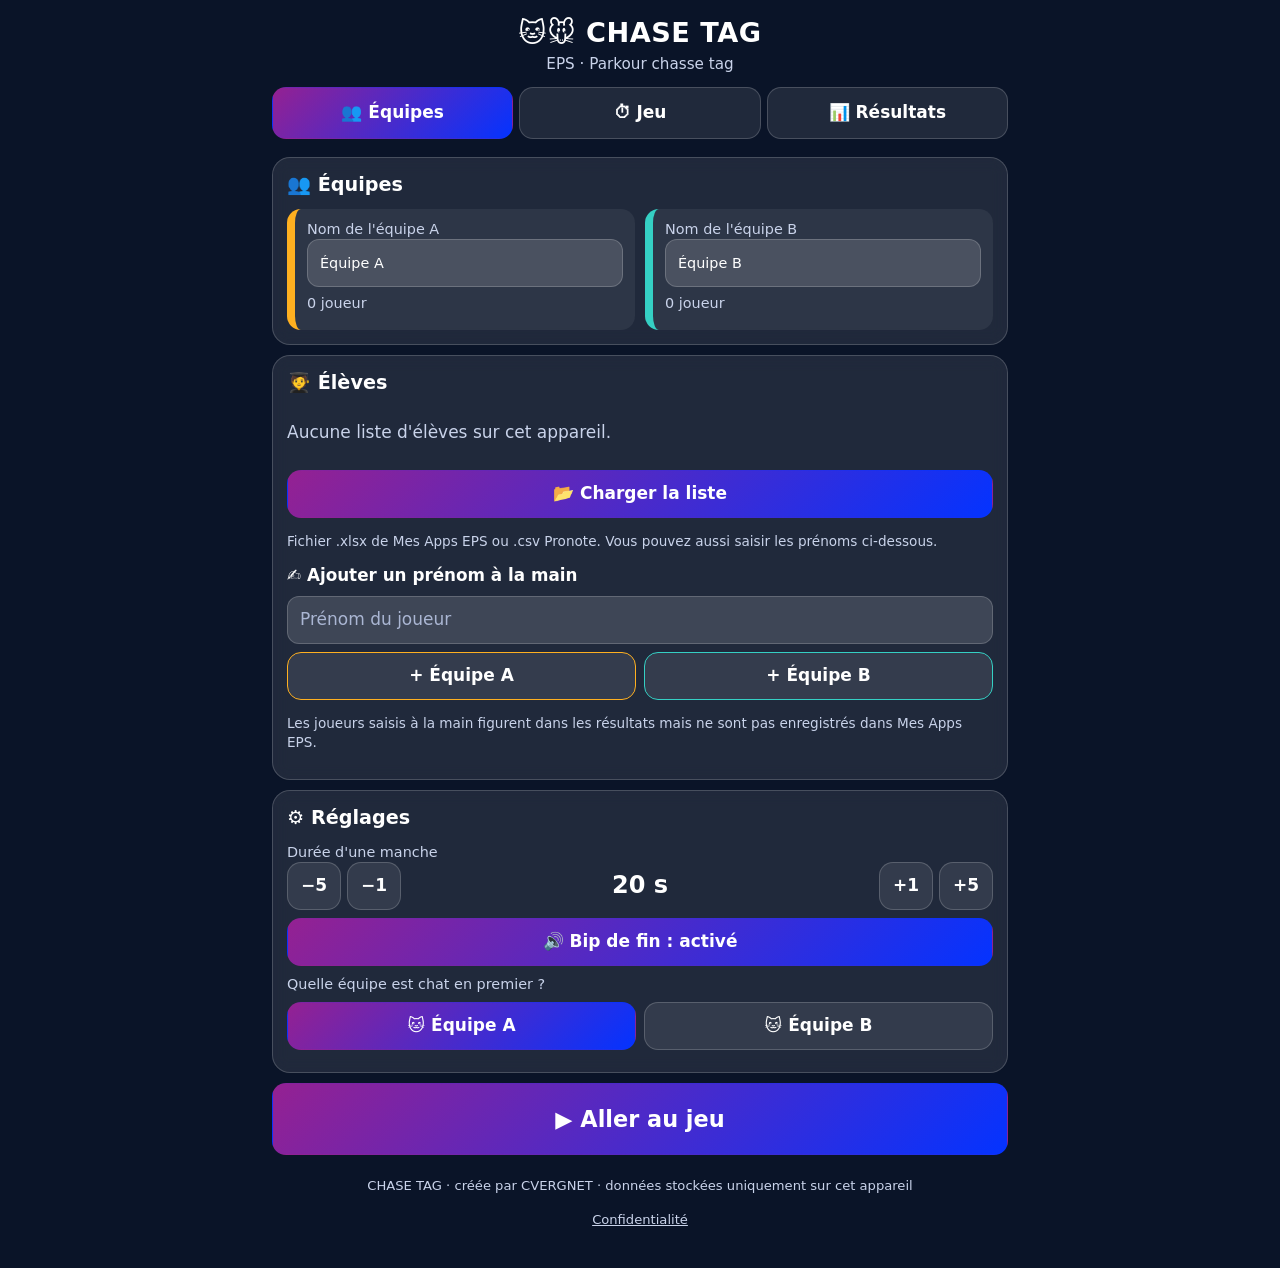
<file: index.html>
<!DOCTYPE html>
<html lang="fr">
<head>
<meta charset="utf-8">
<meta name="viewport" content="width=device-width,initial-scale=1,viewport-fit=cover">
<meta name="theme-color" content="#0a1428">
<title>CHASE TAG</title>
<link rel="manifest" href="./manifest.webmanifest">
<link rel="icon" type="image/png" href="./icons/icon-192.png">
<link rel="apple-touch-icon" href="./icons/icon-192.png">
<link rel="stylesheet" href="./style.css">
</head>
<body>

<header>
  <h1>🐱🐭 CHASE TAG</h1>
  <p>EPS · Parkour chasse tag</p>
</header>

<nav id="onglets" role="tablist" aria-label="Sections">
  <button id="t-equipes" role="tab" data-act="vue" data-v="equipes" aria-selected="true">👥 Équipes</button>
  <button id="t-jeu" role="tab" data-act="vue" data-v="jeu" aria-selected="false">⏱ Jeu</button>
  <button id="t-res" role="tab" data-act="vue" data-v="res" aria-selected="false">📊 Résultats</button>
</nav>

<main>
  <div id="v-equipes"></div>
  <div id="v-jeu" hidden></div>
  <div id="v-res" hidden></div>
</main>

<div id="statut" role="status" aria-live="polite" hidden></div>

<footer>
  <p>CHASE TAG · créée par CVERGNET · données stockées uniquement sur cet appareil</p>
  <p><button class="lien" data-act="conf">Confidentialité</button></p>
</footer>

<input type="file" id="fichier" accept=".xlsx,.csv,.txt" hidden>

<!-- Choix du chat qui a touché la souris -->
<dialog id="d-chat" aria-label="Qui a touché ?">
  <div class="d-chrono">⏱ <span id="d-chrono"></span></div>
  <div id="d-corps"></div>
</dialog>

<!-- Notice de confidentialité -->
<dialog id="d-conf" aria-label="Confidentialité">
  <h2>🔒 Confidentialité</h2>
  <ul class="notice">
    <li><b>Données enregistrées :</b> les équipes, les prénoms/noms des élèves choisis, et pour chaque manche : le rôle (chat ou souris), les touches, les temps et les points. Aucune donnée de santé.</li>
    <li><b>Finalité :</b> suivre le score en direct et obtenir, en fin de leçon, les résultats par équipe et les statistiques individuelles (observation et évaluation en EPS).</li>
    <li><b>Stockage :</b> uniquement sur cet appareil (navigateur). Aucun serveur, aucun cookie, aucune statistique, aucun envoi sur Internet.</li>
    <li><b>Effacement :</b> le bouton ci-dessous supprime les données de l'appli (manches, équipes et données CHASE TAG enregistrées dans Mes Apps EPS sur cet appareil).</li>
    <li><b>Responsabilité :</b> l'utilisation se fait sous la responsabilité du chef d'établissement (responsable de traitement : inscription au registre des traitements, information des familles).</li>
    <li><b>Hébergement :</b> l'appli est servie par GitHub Pages, qui enregistre l'adresse IP des visiteurs au moment du chargement.</li>
  </ul>
  <div class="d-actions">
    <button class="btn danger" data-act="effacer">🗑 Effacer les données de l'appli</button>
    <button class="btn sec" data-act="fermer">Fermer</button>
  </div>
</dialog>

<script src="./eps-core.js"></script>
<script src="./app.js"></script>
<script>
if ('serviceWorker' in navigator) {
  window.addEventListener('load', function () {
    navigator.serviceWorker.register('./sw.js').catch(function () {});
  });
}
</script>
</body>
</html>
</file>
<file: style.css>
:root{
  --fond:#0a1428;
  --verre:rgba(255,255,255,.09);
  --bord:rgba(255,255,255,.18);
  --texte:#ffffff;
  --doux:#c9d3ea;
  --accent:linear-gradient(135deg,#942192,#0433ff);
  --ok:#3ddc84;
  --err:#ff6b6b;
  --r:18px;
}
*{box-sizing:border-box;-webkit-tap-highlight-color:transparent}
html{-webkit-text-size-adjust:100%}
body{
  margin:0;background:var(--fond);color:var(--texte);
  font-family:system-ui,-apple-system,"Segoe UI",Roboto,Helvetica,Arial,sans-serif;
  font-size:17px;line-height:1.4;
  padding:env(safe-area-inset-top) env(safe-area-inset-right) env(safe-area-inset-bottom) env(safe-area-inset-left);
  min-height:100vh;
}
header{text-align:center;padding:14px 12px 4px}
header h1{margin:0;font-size:1.7rem;letter-spacing:.5px}
header p{margin:2px 0 0;color:var(--doux);font-size:.95rem}
main{max-width:760px;margin:0 auto;padding:8px 12px 12px}
h2{margin:0 0 10px;font-size:1.2rem}
h3{margin:12px 0 8px;font-size:1.05rem}
small{color:var(--doux)}

/* Onglets */
#onglets{display:flex;gap:6px;max-width:760px;margin:8px auto 0;padding:0 12px}
#onglets button{
  flex:1;min-height:52px;border:1px solid var(--bord);border-radius:14px;
  background:var(--verre);color:var(--texte);font:inherit;font-weight:600;cursor:pointer;
}
#onglets button[aria-selected="true"]{background:var(--accent);border-color:transparent}

/* Cartes verre */
.carte{
  background:var(--verre);border:1px solid var(--bord);border-radius:var(--r);
  padding:14px;margin:10px 0;
  -webkit-backdrop-filter:blur(8px);backdrop-filter:blur(8px);
}

/* Boutons */
.btn{
  min-height:48px;padding:10px 16px;border-radius:14px;border:1px solid var(--bord);
  background:var(--verre);color:var(--texte);font:inherit;font-weight:600;cursor:pointer;
  touch-action:manipulation;
}
.btn:disabled{opacity:.4;cursor:default}
.btn.accent{background:var(--accent);border-color:transparent}
.btn.sec{background:rgba(255,255,255,.12)}
.btn.danger{background:#a4262c;border-color:transparent}
.btn.gros{min-height:72px;font-size:1.4rem;width:100%}
.btn.pleine{width:100%}
.btn[aria-pressed="true"]{background:var(--accent);border-color:transparent}
.lien{background:none;border:0;color:var(--doux);text-decoration:underline;font:inherit;min-height:48px;padding:0 12px;cursor:pointer}
.rang{display:flex;gap:8px;flex-wrap:wrap;align-items:center;margin:8px 0}
.rang>.btn{flex:1}

input,select{
  width:100%;min-height:48px;padding:8px 12px;border-radius:12px;border:1px solid var(--bord);
  background:rgba(255,255,255,.14);color:var(--texte);font:inherit;
}
input::placeholder{color:#aab6d3}
select option{color:#000}
label{display:block;font-size:.9rem;color:var(--doux)}

/* Équipes */
.equipes{display:grid;gap:10px}
@media(min-width:560px){.equipes{grid-template-columns:1fr 1fr}}
.eq{border-left:8px solid var(--c);background:rgba(255,255,255,.06);border-radius:14px;padding:10px 12px}
.eq .compte{margin:6px 0;color:var(--doux);font-size:.9rem}
.puces{display:flex;flex-wrap:wrap;gap:6px}
.puce{
  min-height:48px;padding:6px 12px;border-radius:999px;border:0;
  background:var(--c);color:#0a1428;font:inherit;font-weight:700;cursor:pointer;
}

/* Liste d'élèves */
.liste{max-height:55vh;overflow:auto;margin-top:8px;border-radius:12px}
.ligne{display:flex;align-items:center;gap:8px;padding:4px 0;border-bottom:1px solid rgba(255,255,255,.08)}
.ligne .nom{flex:1;min-width:0;overflow:hidden;text-overflow:ellipsis;white-space:nowrap}
.aff{
  width:52px;min-height:48px;border-radius:12px;border:2px solid var(--c);
  background:transparent;color:var(--c);font:inherit;font-weight:800;font-size:1.1rem;cursor:pointer;
}
.aff[aria-pressed="true"]{background:var(--c);color:#0a1428}
.vide{color:var(--doux);padding:8px 0}

/* Réglages */
.duree{display:flex;align-items:center;gap:6px}
.duree b{flex:1;text-align:center;font-size:1.5rem}
.duree .btn{min-width:54px;padding:10px 6px}

/* Jeu */
.roles{display:grid;gap:10px}
@media(min-width:560px){.roles{grid-template-columns:1fr 1fr}}
.role{border-left:8px solid var(--c);background:rgba(255,255,255,.06);border-radius:14px;padding:10px 12px}
.role h3{margin:0 0 6px}
.role p{margin:0;color:var(--doux);font-size:.95rem}
.chrono{
  text-align:center;font-size:5.5rem;font-weight:800;line-height:1.05;
  font-variant-numeric:tabular-nums;margin:6px 0;
}
.chrono.urgent{color:#ff6b6b}
.piste{height:12px;border-radius:99px;background:rgba(255,255,255,.15);overflow:hidden}
.piste i{display:block;height:100%;width:0;background:var(--accent)}
.grille{display:grid;grid-template-columns:repeat(auto-fill,minmax(140px,1fr));gap:8px}
.souris,.chatbtn{
  min-height:76px;font-size:1.1rem;background:var(--c);color:#0a1428;border:0;font-weight:800;
}
.souris.pris{background:rgba(255,255,255,.1);color:var(--doux);text-decoration:line-through;
  display:flex;flex-direction:column;align-items:center;justify-content:center}
.souris.pris small{text-decoration:none}
.score{display:flex;justify-content:space-around;font-size:1.1rem;font-weight:700;margin:8px 0}

/* Résumé de manche */
.resume li{margin:4px 0}
ul.resume,ul.notice{padding-left:20px;margin:6px 0}
.gagnant{text-align:center;font-size:1.3rem;font-weight:800;margin:6px 0 10px}

/* Tableaux */
.defil{overflow-x:auto}
table{border-collapse:collapse;width:100%;font-size:.92rem}
th,td{padding:8px 6px;text-align:center;border-bottom:1px solid rgba(255,255,255,.12);white-space:nowrap}
th{color:var(--doux);font-weight:600;font-size:.8rem;vertical-align:bottom}
th:first-child,td:first-child{text-align:left;position:sticky;left:0;background:#13213f}
td.pts{font-weight:800;font-size:1.05rem}
.pastille{display:inline-block;width:12px;height:12px;border-radius:50%;margin-right:6px;background:var(--c)}
.hist{display:flex;align-items:center;gap:8px;padding:2px 0;border-bottom:1px solid rgba(255,255,255,.08)}
.hist span{flex:1}
.petit{font-size:.85rem;color:var(--doux)}

/* Statut */
#statut{max-width:760px;margin:6px auto;padding:12px 14px;border-radius:14px;font-weight:700;
  background:rgba(255,255,255,.12);border:1px solid var(--bord)}
#statut.ok{border-color:var(--ok);color:var(--ok)}
#statut.err{border-color:var(--err);color:#ffb3b3}
#statut[hidden]{display:none}

/* Dialogues */
dialog{
  background:#11203f;color:var(--texte);border:1px solid var(--bord);border-radius:var(--r);
  width:min(92vw,520px);max-height:88vh;overflow:auto;padding:16px;
}
dialog::backdrop{background:rgba(0,0,0,.65)}
.d-chrono{text-align:center;font-size:1.6rem;font-weight:800;color:#ffd166;font-variant-numeric:tabular-nums}
.d-actions{display:flex;gap:8px;flex-wrap:wrap;margin-top:12px}
.d-actions .btn{flex:1}
.q{font-size:1.15rem;margin:6px 0}

footer{text-align:center;color:var(--doux);font-size:.82rem;padding:10px 12px 24px}
footer p{margin:0}

@media(max-width:380px){
  body{font-size:16px}
  .chrono{font-size:4.6rem}
}
@media(prefers-reduced-motion:no-preference){
  .chrono.urgent{animation:pulse .5s infinite alternate}
  @keyframes pulse{from{opacity:1}to{opacity:.65}}
}
</file>
